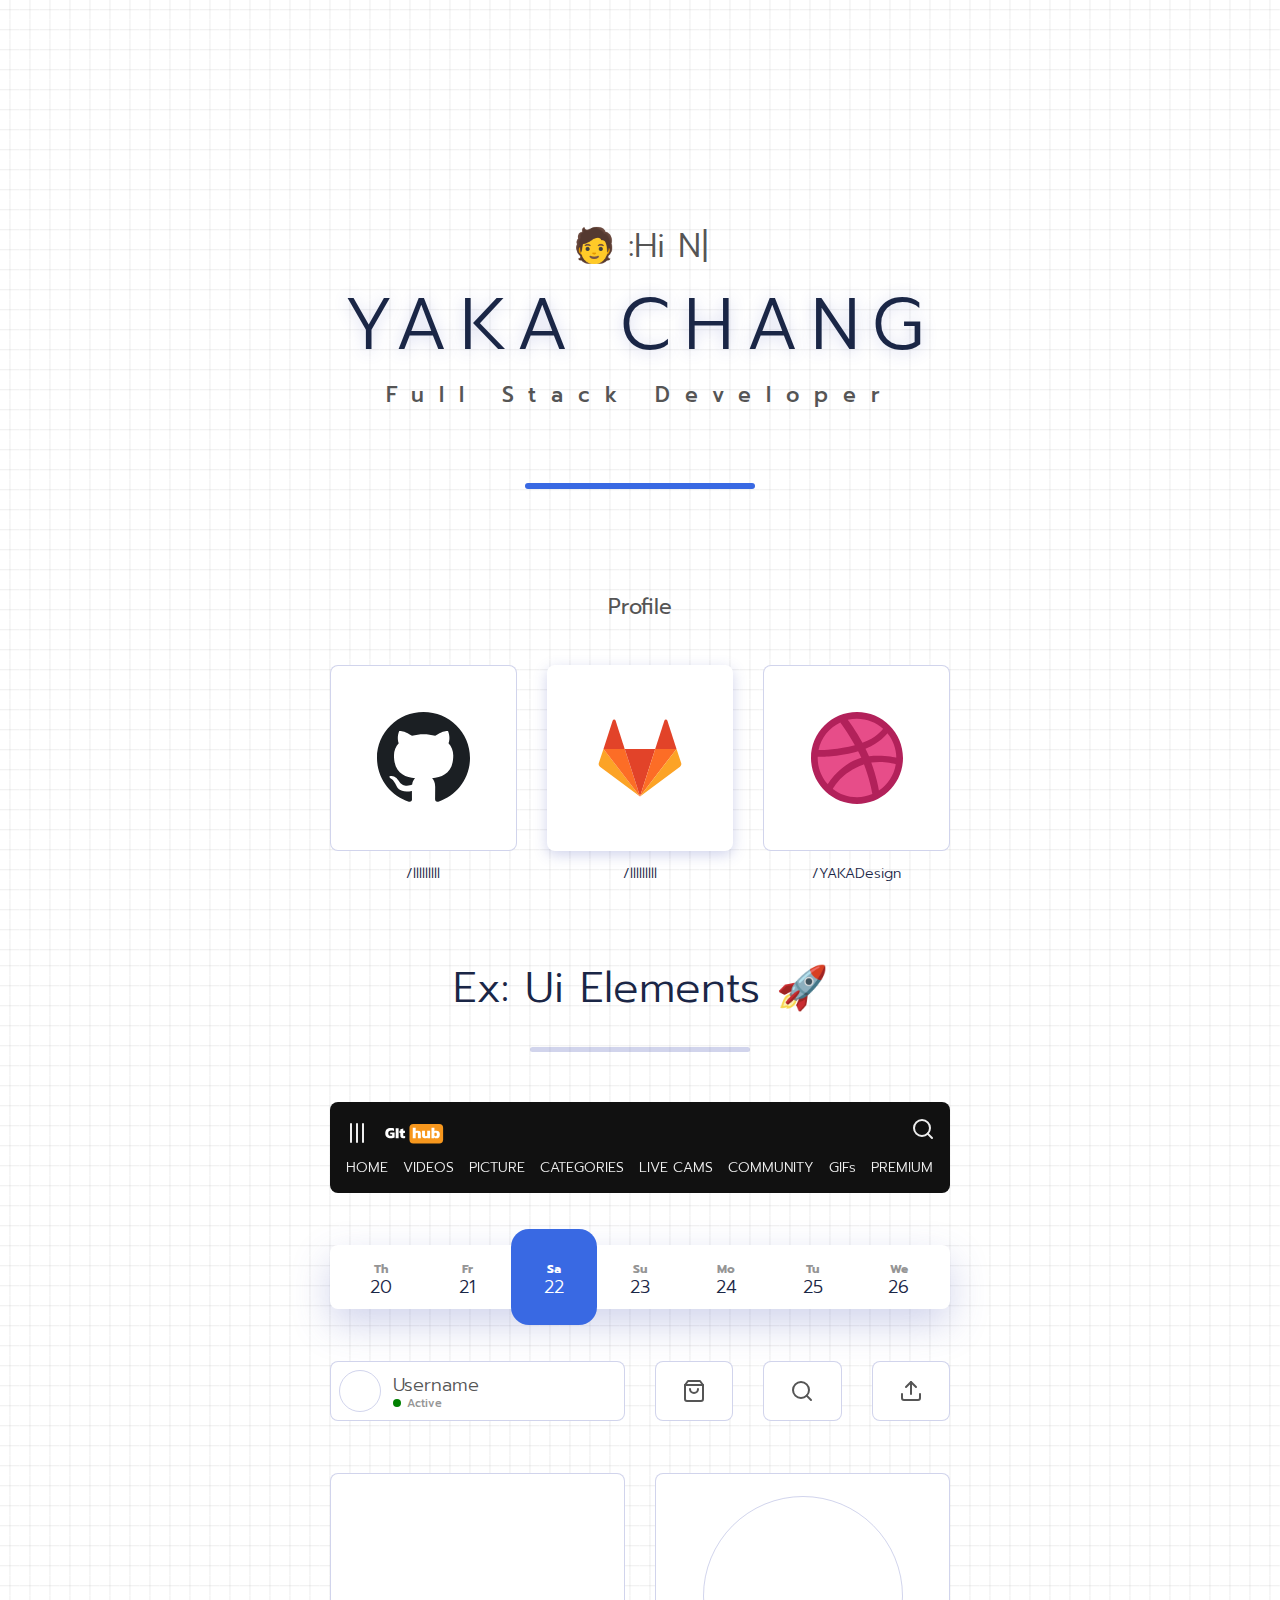
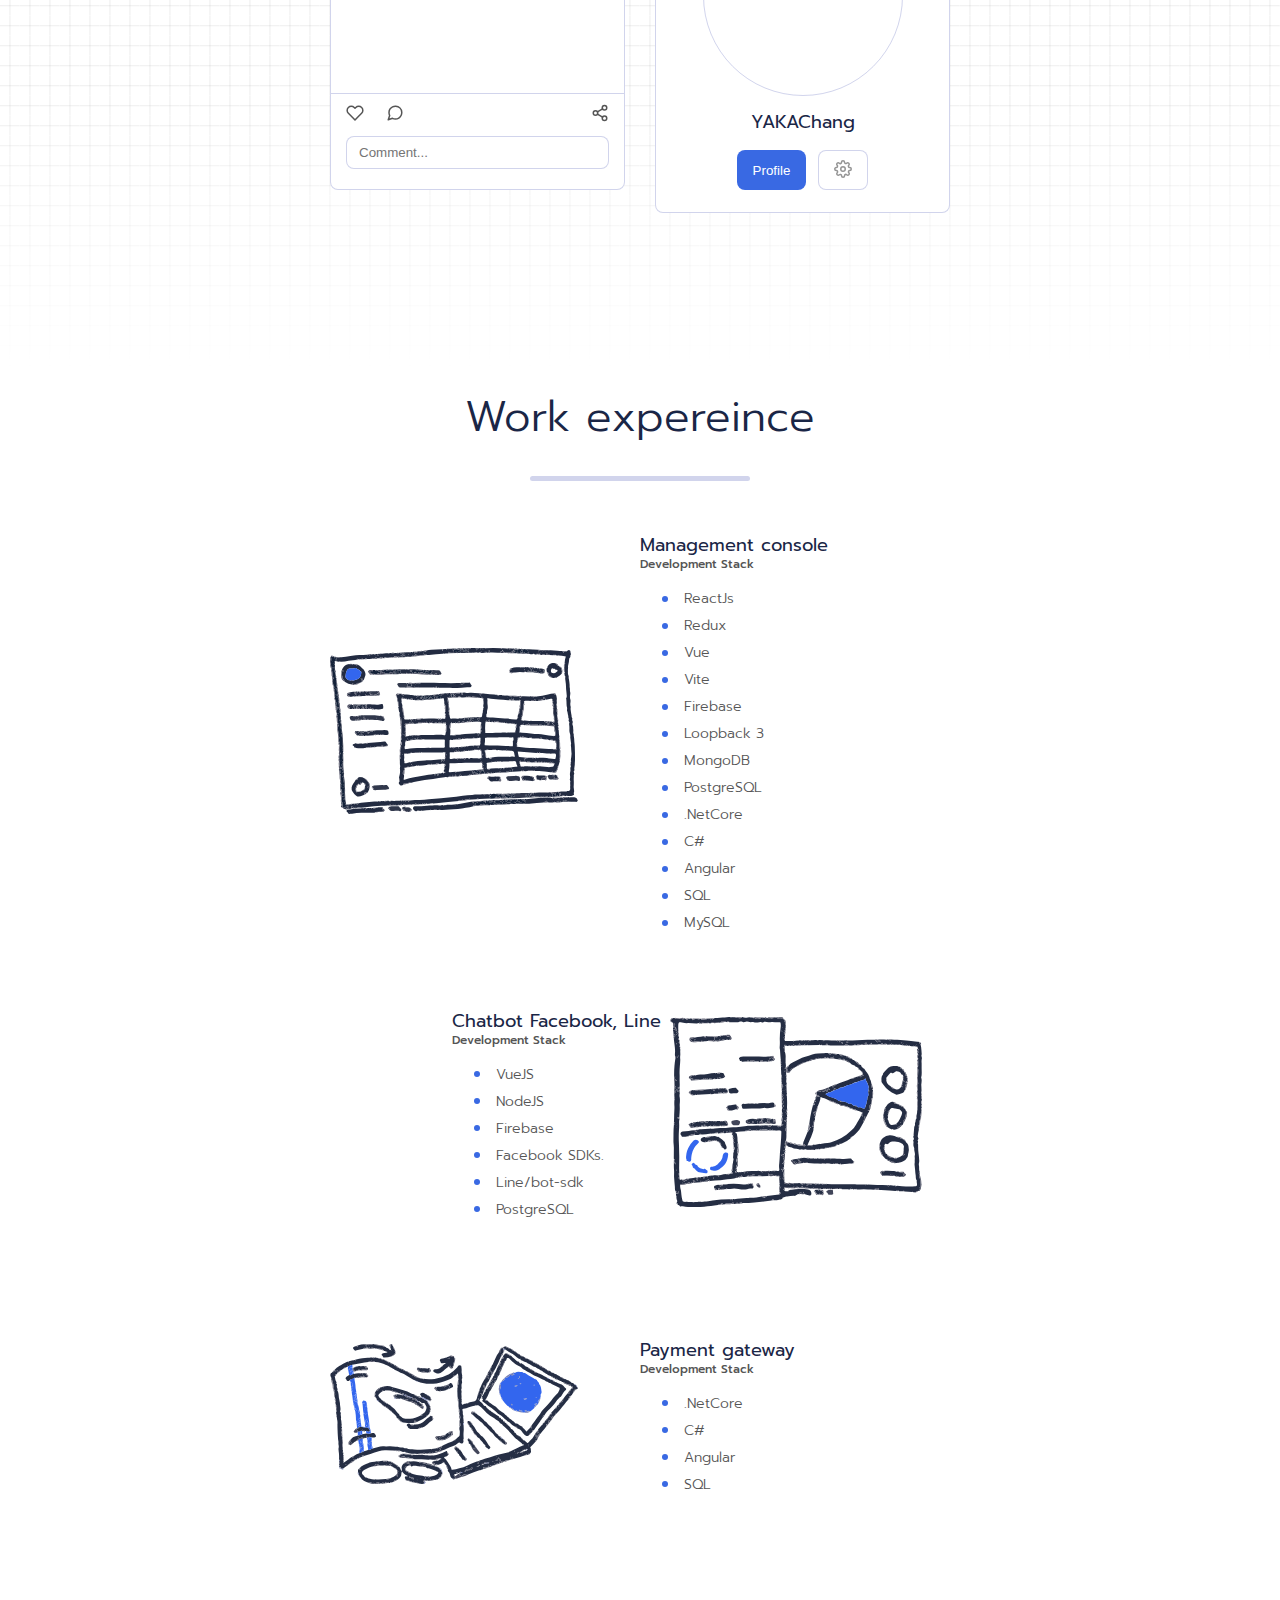
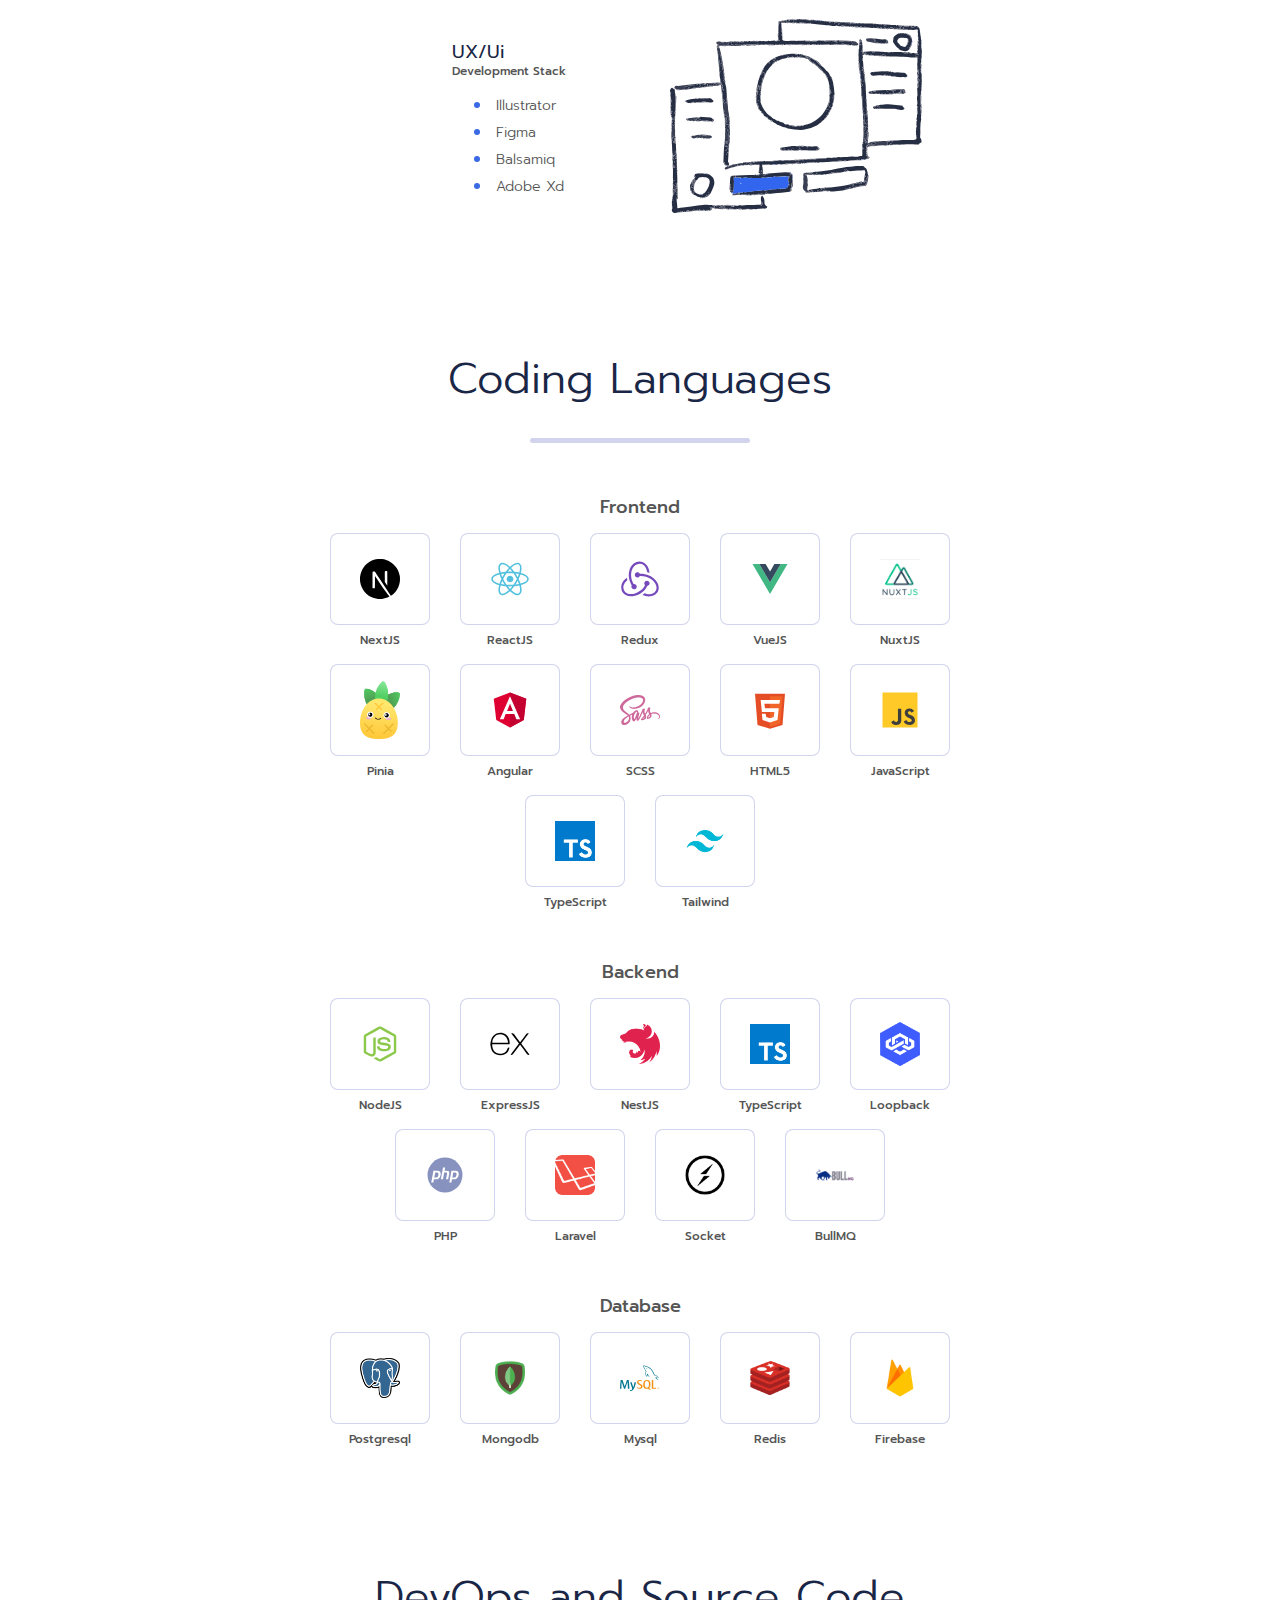
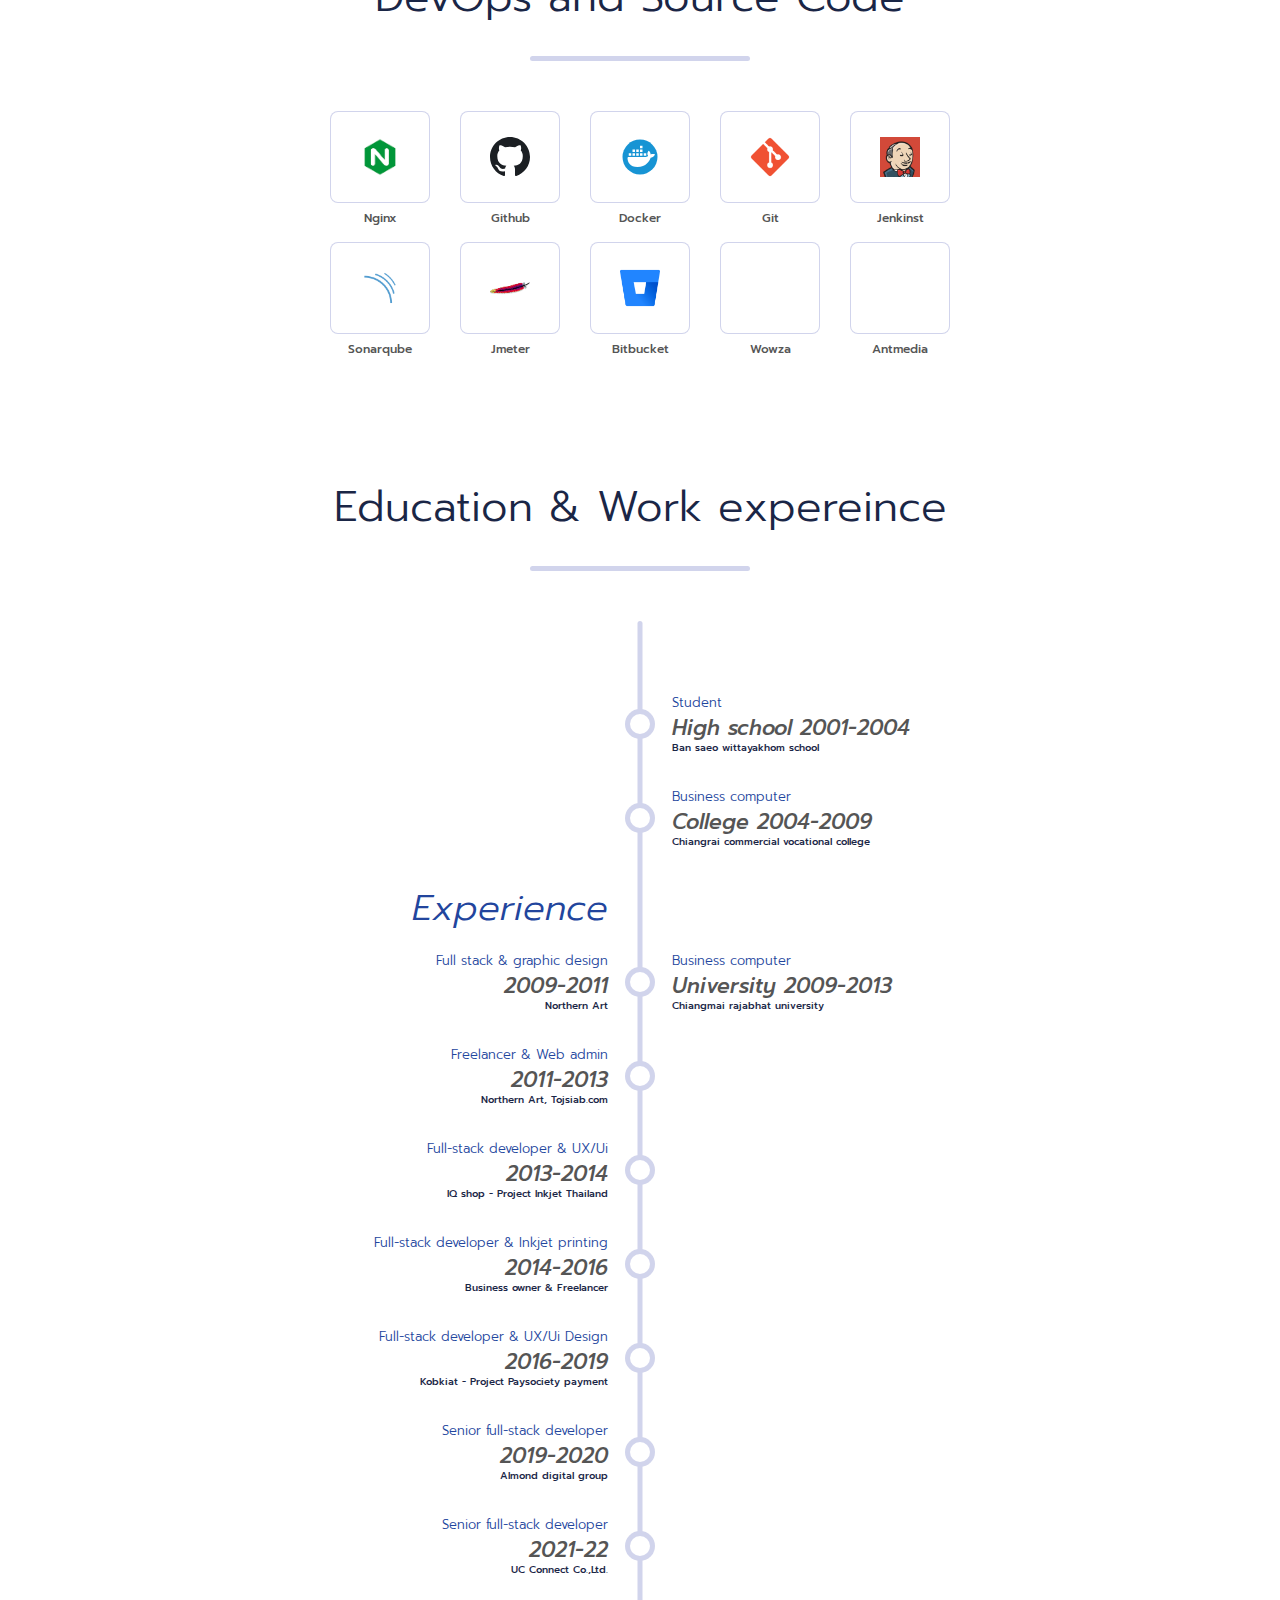
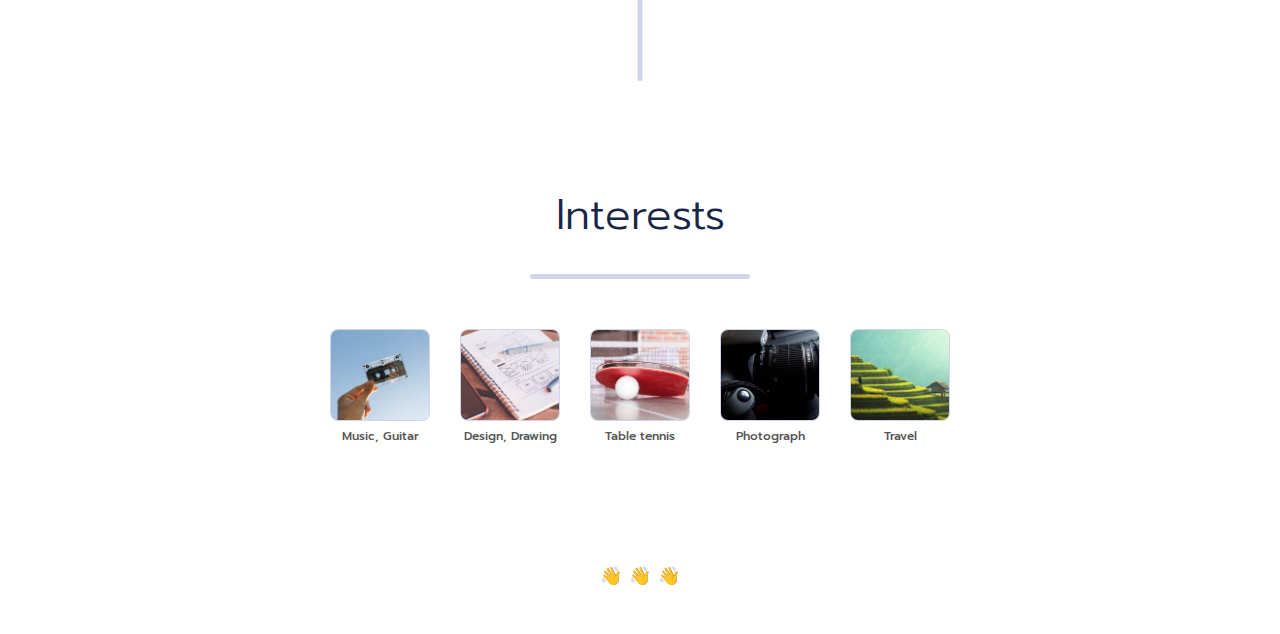
<file: index.html>
<!DOCTYPE html>
<html lang="en">
  <head>
    <meta charset="UTF-8" />
    <!-- <link rel="icon" type="image/svg+xml" href="/src/favicon.svg" /> -->
    <link rel="icon" href="/favicon.ico"/>
    <meta name="viewport" content="width=device-width, initial-scale=1.0" />
    <meta name="theme-color" content="#3366ee"/><meta name="description" content="Web site created using create-react-app"/>
    <link rel="apple-touch-icon" href="/logo.jpg"/>
    <link rel="manifest" href="/manifest.json"/>
    <title>Y Λ K Λ Chang</title>
    <link href="https://fonts.googleapis.com/css2?family=Prompt:ital,wght@0,100;0,300;0,400;0,500;0,600;0,800;1,500&display=swap" rel="stylesheet">
    <script type="module" crossorigin src="/assets/index-9a1e127d.js"></script>
    <link rel="stylesheet" href="/assets/index-c5ddb46f.css">
  </head>
  <body>
    <div id="root"></div>
    
  </body>
</html>
</file>
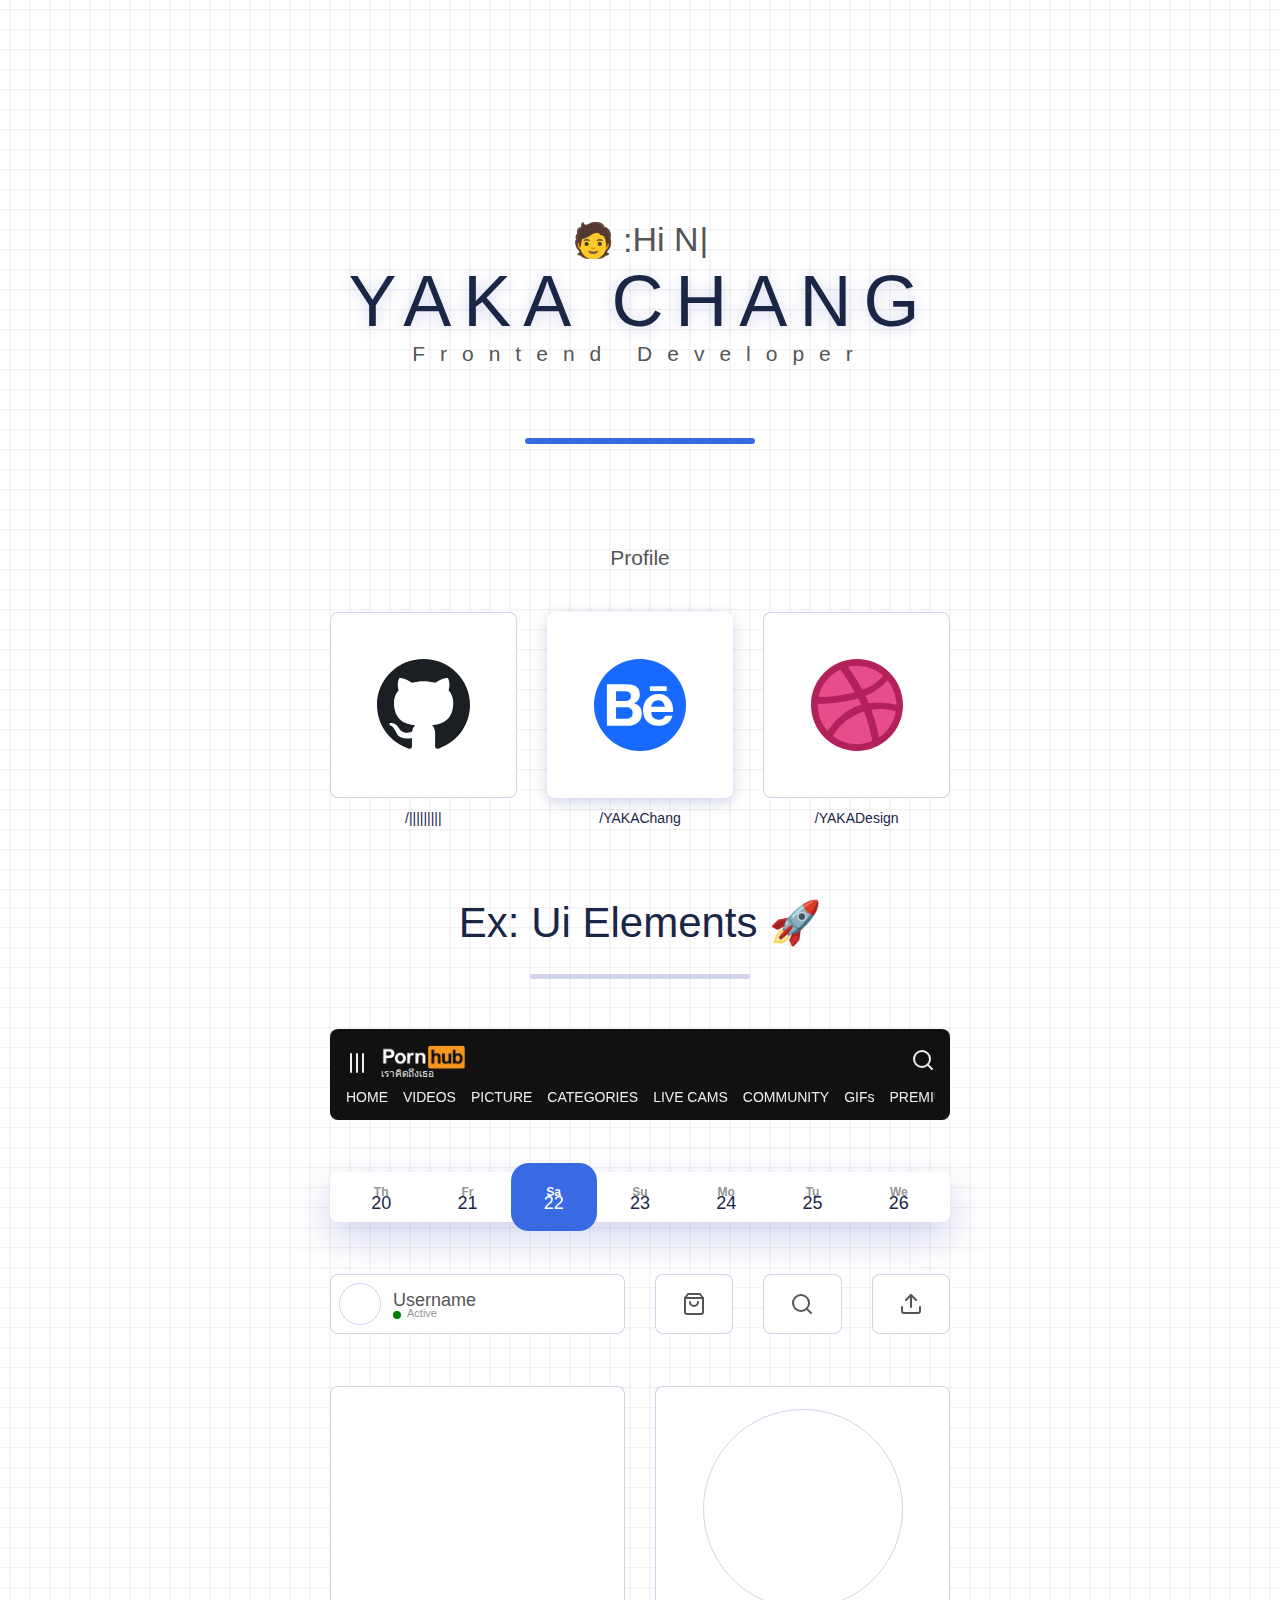
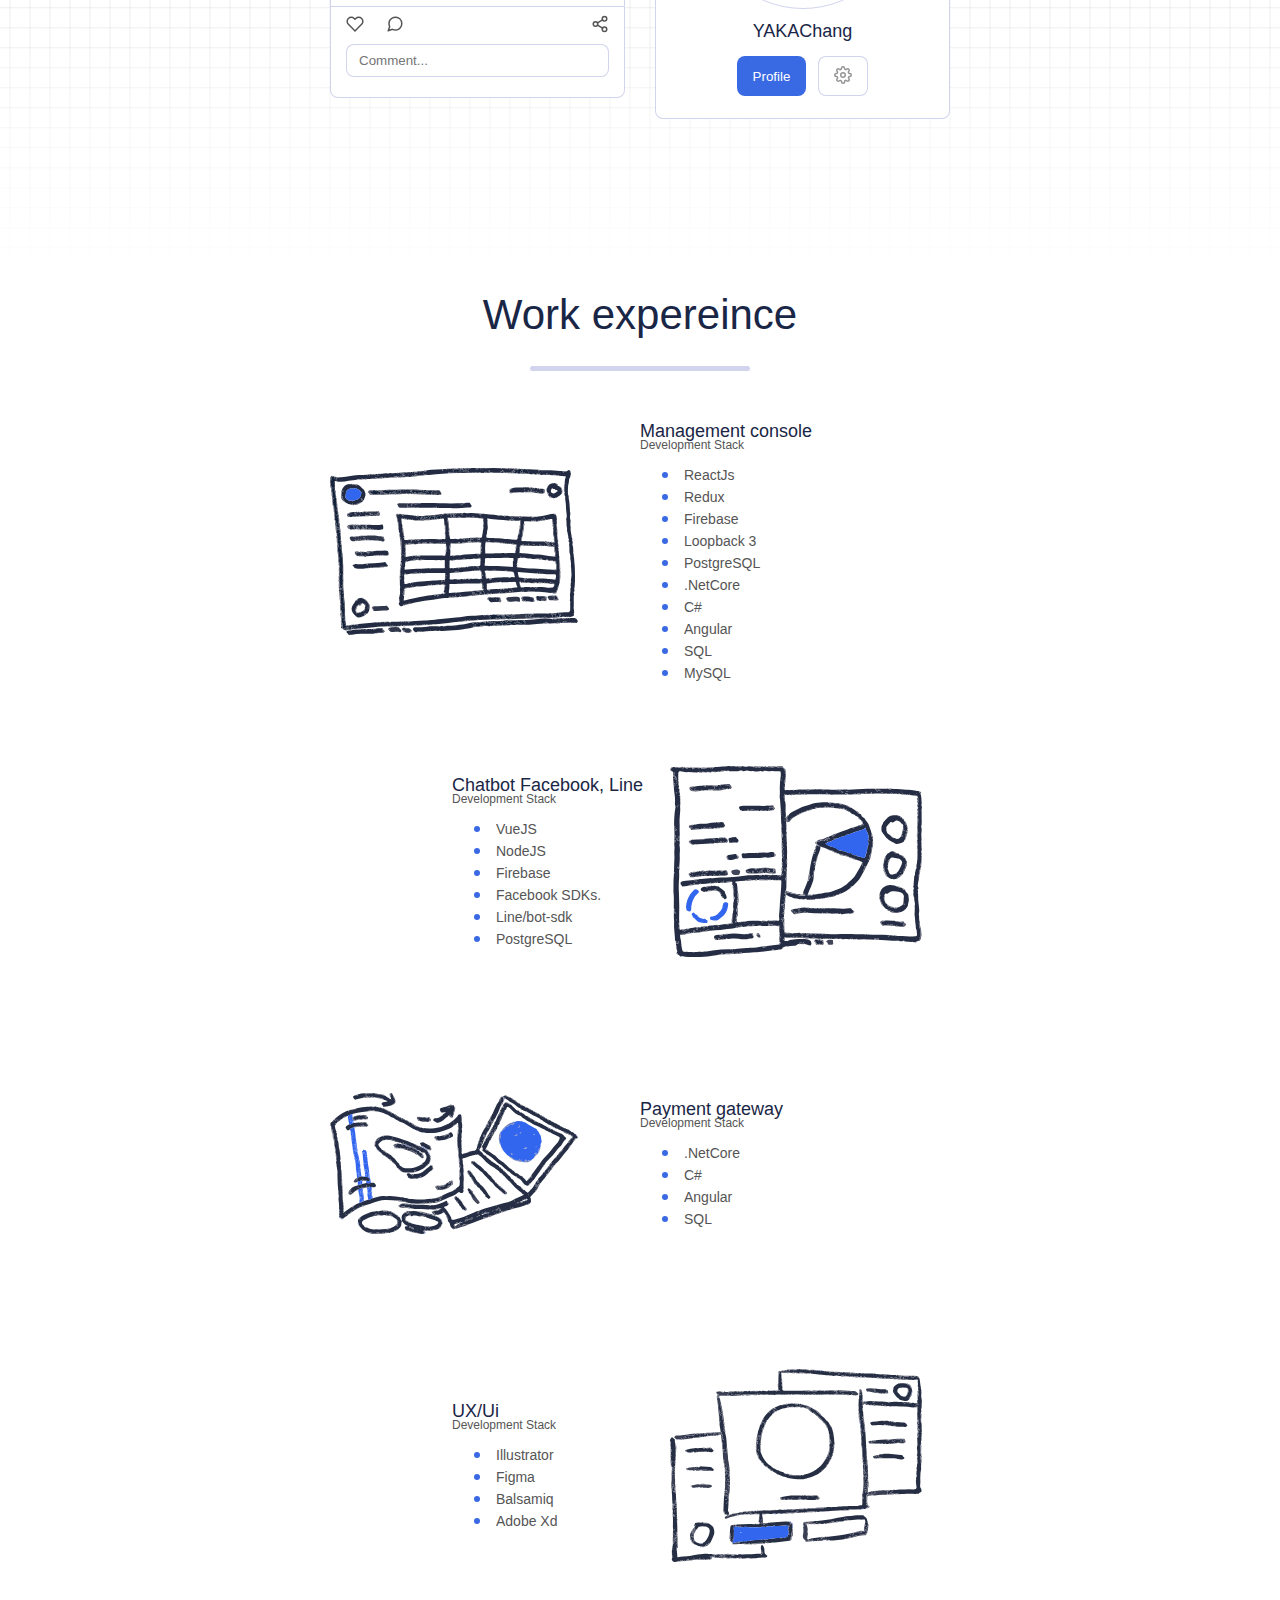
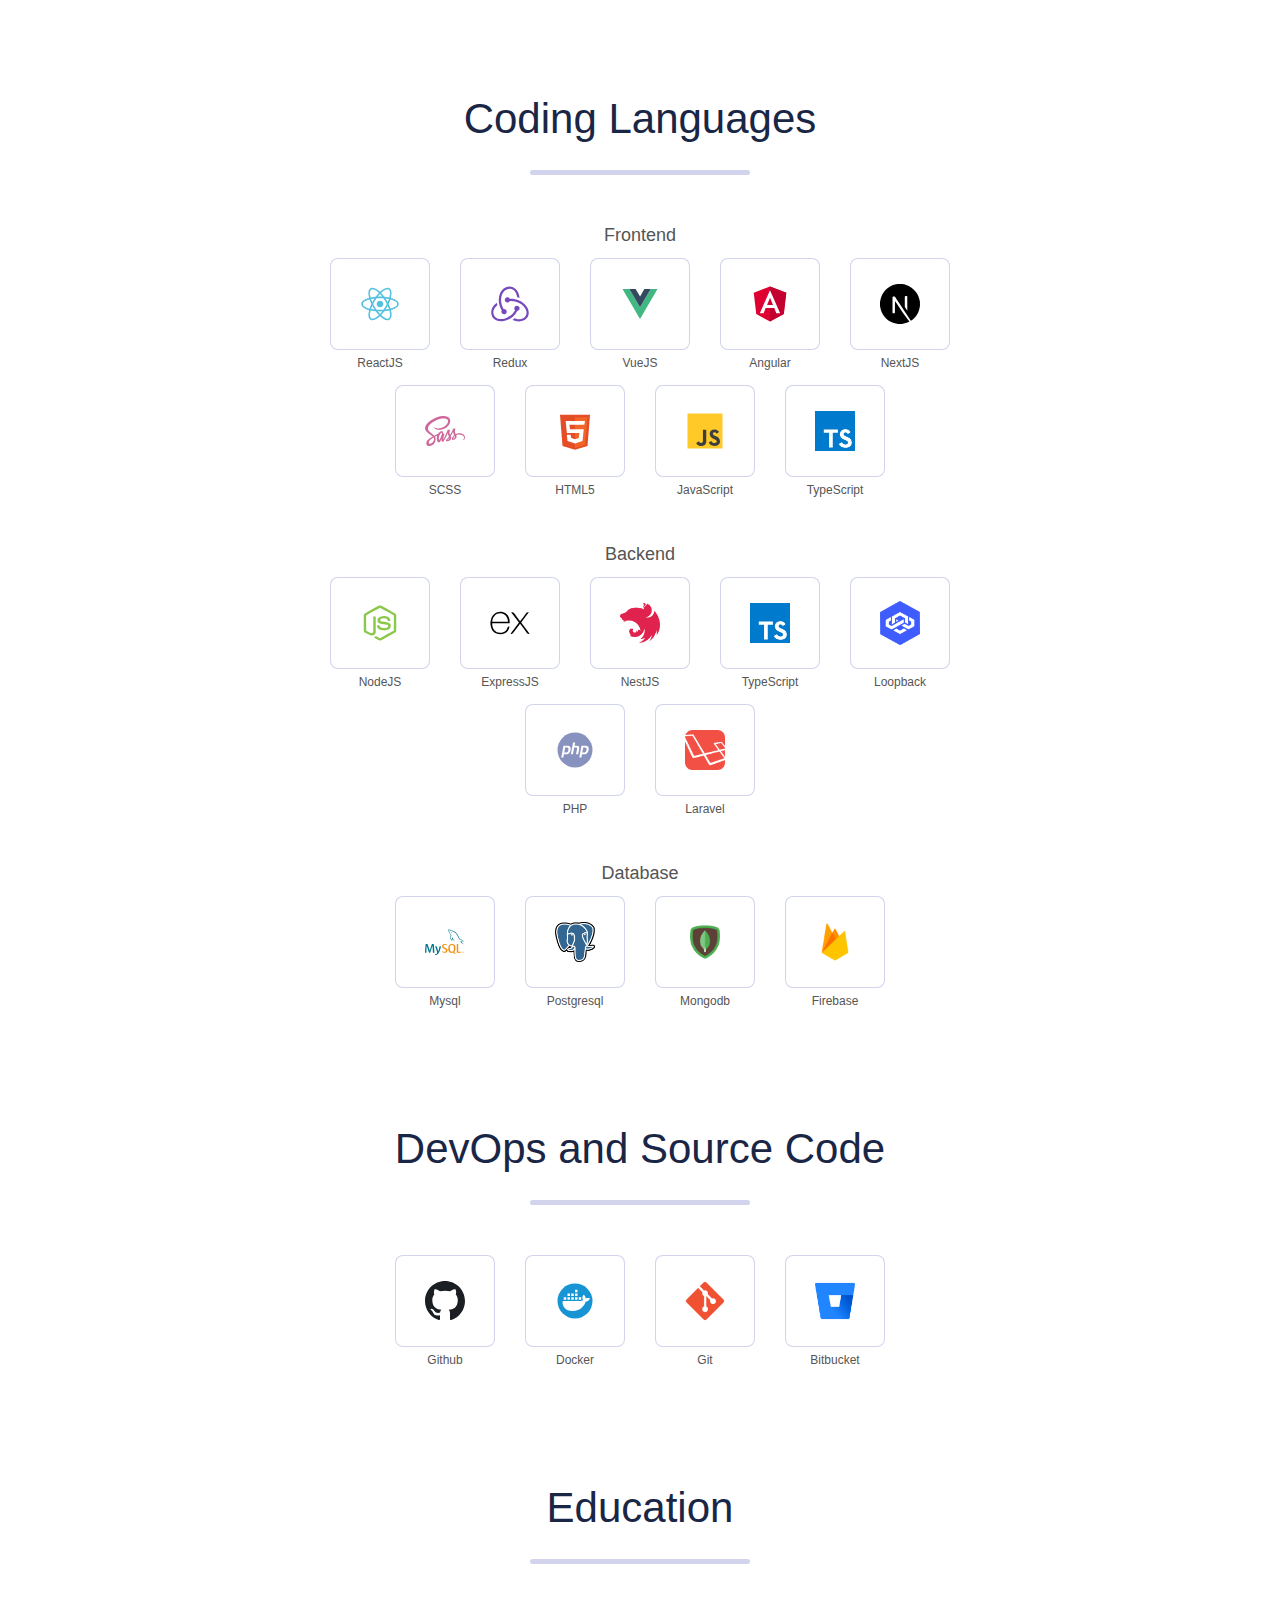
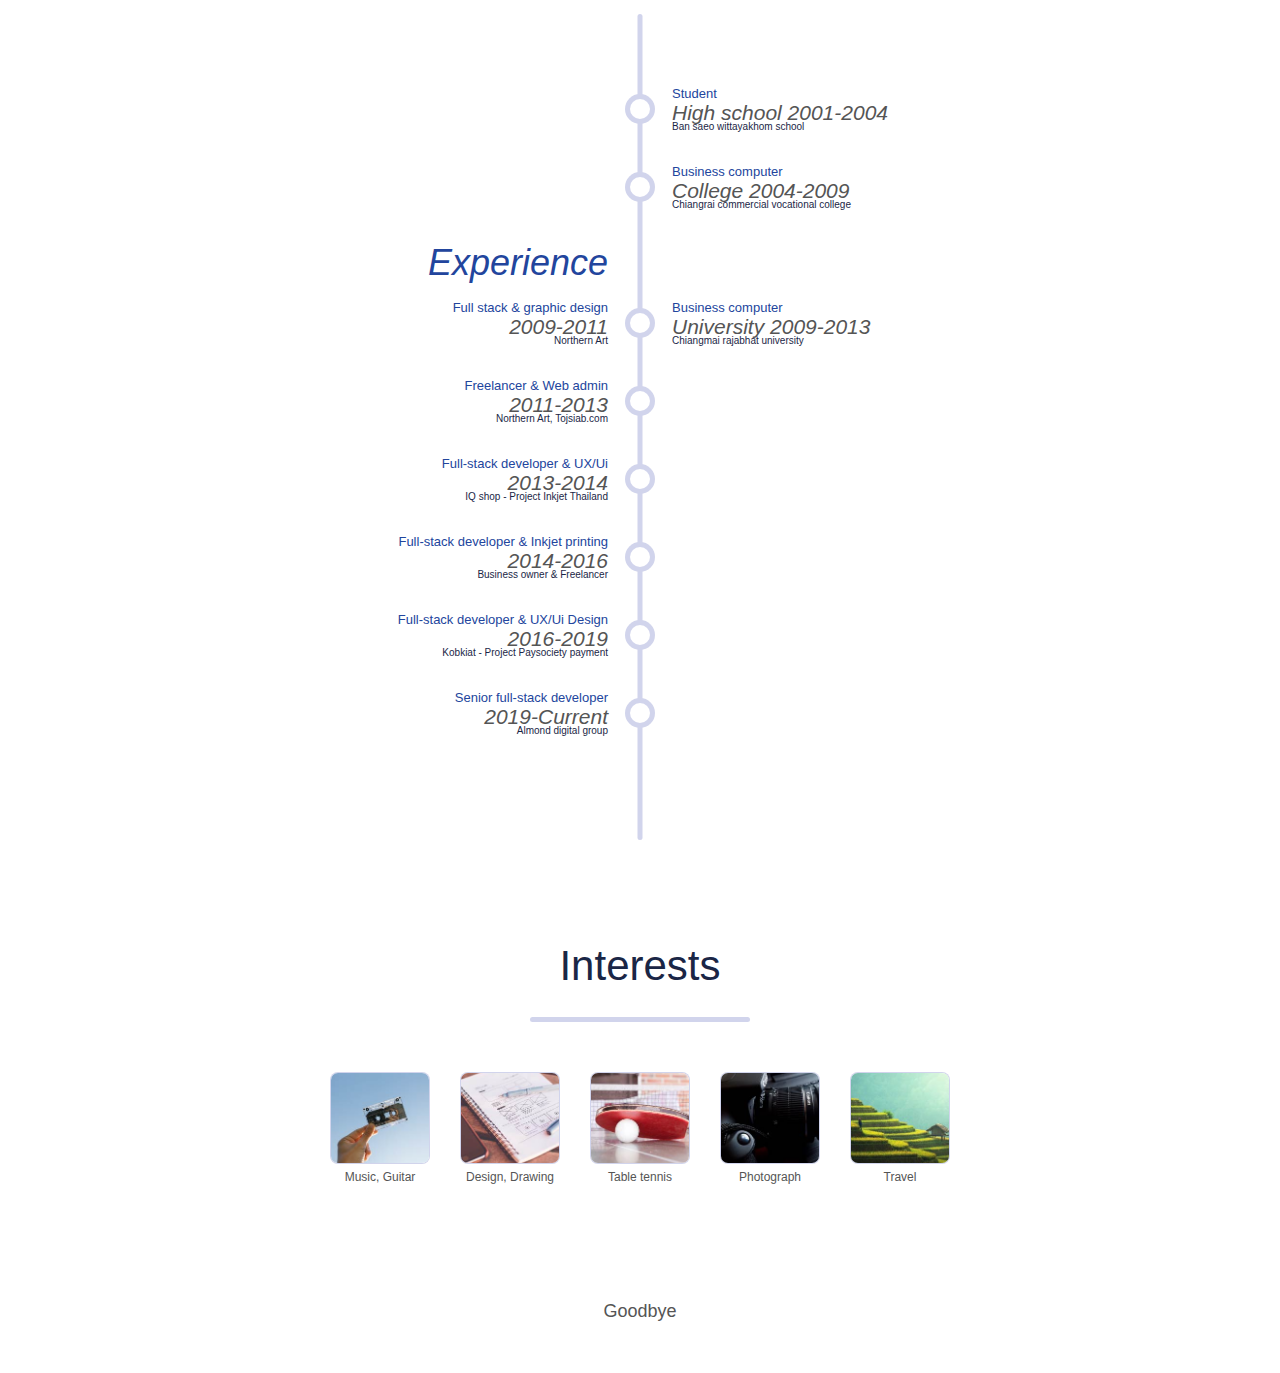
<file: _back/index.html>
<!doctype html><html lang="en"><head><meta charset="utf-8"/><link rel="icon" href="/favicon.ico"/><meta name="viewport" content="width=device-width,initial-scale=1"/><meta name="theme-color" content="#3366ee"/><meta name="description" content="Web site created using create-react-app"/><link rel="apple-touch-icon" href="/logo.jpg"/><link rel="manifest" href="/manifest.json"/><title>Y Λ K Λ Chang</title><link href="/static/css/main.7cb5425c.chunk.css" rel="stylesheet"></head><body><div id="root"></div><script>!function(e){function r(r){for(var n,a,i=r[0],c=r[1],l=r[2],p=0,s=[];p<i.length;p++)a=i[p],Object.prototype.hasOwnProperty.call(o,a)&&o[a]&&s.push(o[a][0]),o[a]=0;for(n in c)Object.prototype.hasOwnProperty.call(c,n)&&(e[n]=c[n]);for(f&&f(r);s.length;)s.shift()();return u.push.apply(u,l||[]),t()}function t(){for(var e,r=0;r<u.length;r++){for(var t=u[r],n=!0,i=1;i<t.length;i++){var c=t[i];0!==o[c]&&(n=!1)}n&&(u.splice(r--,1),e=a(a.s=t[0]))}return e}var n={},o={1:0},u=[];function a(r){if(n[r])return n[r].exports;var t=n[r]={i:r,l:!1,exports:{}};return e[r].call(t.exports,t,t.exports,a),t.l=!0,t.exports}a.e=function(e){var r=[],t=o[e];if(0!==t)if(t)r.push(t[2]);else{var n=new Promise((function(r,n){t=o[e]=[r,n]}));r.push(t[2]=n);var u,i=document.createElement("script");i.charset="utf-8",i.timeout=120,a.nc&&i.setAttribute("nonce",a.nc),i.src=function(e){return a.p+"static/js/"+({}[e]||e)+"."+{3:"cb11dfb6"}[e]+".chunk.js"}(e);var c=new Error;u=function(r){i.onerror=i.onload=null,clearTimeout(l);var t=o[e];if(0!==t){if(t){var n=r&&("load"===r.type?"missing":r.type),u=r&&r.target&&r.target.src;c.message="Loading chunk "+e+" failed.\n("+n+": "+u+")",c.name="ChunkLoadError",c.type=n,c.request=u,t[1](c)}o[e]=void 0}};var l=setTimeout((function(){u({type:"timeout",target:i})}),12e4);i.onerror=i.onload=u,document.head.appendChild(i)}return Promise.all(r)},a.m=e,a.c=n,a.d=function(e,r,t){a.o(e,r)||Object.defineProperty(e,r,{enumerable:!0,get:t})},a.r=function(e){"undefined"!=typeof Symbol&&Symbol.toStringTag&&Object.defineProperty(e,Symbol.toStringTag,{value:"Module"}),Object.defineProperty(e,"__esModule",{value:!0})},a.t=function(e,r){if(1&r&&(e=a(e)),8&r)return e;if(4&r&&"object"==typeof e&&e&&e.__esModule)return e;var t=Object.create(null);if(a.r(t),Object.defineProperty(t,"default",{enumerable:!0,value:e}),2&r&&"string"!=typeof e)for(var n in e)a.d(t,n,function(r){return e[r]}.bind(null,n));return t},a.n=function(e){var r=e&&e.__esModule?function(){return e.default}:function(){return e};return a.d(r,"a",r),r},a.o=function(e,r){return Object.prototype.hasOwnProperty.call(e,r)},a.p="/",a.oe=function(e){throw console.error(e),e};var i=this.webpackJsonpmyapp=this.webpackJsonpmyapp||[],c=i.push.bind(i);i.push=r,i=i.slice();for(var l=0;l<i.length;l++)r(i[l]);var f=c;t()}([])</script><script src="/static/js/2.9e67e95c.chunk.js"></script><script src="/static/js/main.348fbddf.chunk.js"></script></body></html>
</file>
<file: assets/index-c5ddb46f.css>
*, :after, :before {
  margin: 0;
  padding: 0;
  box-sizing: border-box;
}

html, body {
  width: 100%;
  height: 100%;
  margin: 0;
  font-size: 18px;
  font-family: "Prompt", sans-serif;
  -webkit-font-smoothing: antialiased;
  -moz-osx-font-smoothing: grayscale;
  font-weight: 300;
  color: #555;
}

h1, h3 {
  font-weight: 300;
}

h5 {
  font-weight: 500;
}

button {
  border: 1px solid transparent;
  background-color: #3969E3;
  color: #fff;
  padding: 2px 15px;
  height: 40px;
  border-radius: 8px;
}
button.outline {
  background-color: #fff;
  color: #959595;
  border: 1px solid rgba(73, 83, 180, 0.25);
}

input {
  border: 1px solid rgba(73, 83, 180, 0.25);
  border-radius: 8px;
  width: 100%;
  padding: 8px 12px;
}

.mb-1 {
  margin-bottom: 52px !important;
}

.box {
  background: #FFFFFF;
  border-radius: 8px;
  border: 1px solid rgba(73, 83, 180, 0.25);
  transition: 0.2s;
}
.box.shodow, .box:hover {
  border-color: transparent;
  box-shadow: 0px 4px 14px rgba(73, 83, 180, 0.25);
}

.container {
  max-width: 620px;
  margin: 0 auto;
}

section {
  padding: 0 24px;
}

.row {
  display: flex;
  margin: 0 -15px;
  align-items: stretch;
}
.row .col {
  flex: 1;
  padding: 0 15px;
}
.row .col-3 {
  width: 50%;
  padding: 0 15px;
}

h1.title {
  text-align: center;
  font-size: 42px;
  color: #1A2646;
  margin-bottom: 82px;
  position: relative;
}
h1.title::after {
  content: "";
  position: absolute;
  bottom: -32px;
  left: 50%;
  width: 220px;
  border-radius: 3px;
  height: 5px;
  transform: translate(-50%, 0);
  background-color: rgba(73, 83, 180, 0.25);
}

.hi {
  font-size: 34px;
  display: flex;
  text-align: center;
  justify-content: center;
}

.hello {
  min-height: 500px;
  padding: 220px 0 72px 0;
  text-align: center;
  background-image: url("data:image/svg+xml,%3Csvg width='20' height='20' viewBox='0 0 20 20' fill='none' xmlns='http://www.w3.org/2000/svg'%3E%3Cline x1='9.95715' y1='4.37114e-09' x2='9.95715' y2='19.7143' stroke='%23AAAAAA' stroke-width='0.2'/%3E%3Cline y1='9.75715' x2='19.7143' y2='9.75715' stroke='%23AAAAAA' stroke-width='0.2'/%3E%3C/svg%3E");
}
.hello h1 {
  font-size: 72px;
  color: #1A2646;
  letter-spacing: 12px;
  text-shadow: 0px 2px 16px rgba(73, 83, 180, 0.25);
}
.hello h5 {
  font-size: 21px;
  letter-spacing: 15px;
  margin-bottom: 72px;
}
.hello hr {
  max-width: 230px;
  margin: 0 auto;
  height: 6px;
  border: none;
  border-radius: 3px;
  background-color: #3969E3;
  margin-bottom: 102px;
}
.hello .sub-title {
  font-size: 21px;
  margin-bottom: 42px;
  font-weight: 400;
}
.hello .link-profile a {
  text-decoration: none;
  color: #1A2646;
}
.hello .link-profile p {
  font-size: 14px;
}
.hello .link-profile .box {
  display: flex;
  align-items: center;
  justify-content: center;
  height: 186px;
  margin-bottom: 12px;
}
.hello .link-profile .box img {
  width: 50%;
}

.elements {
  min-height: 500px;
  padding-bottom: 120px;
  background: url("/images/linear.png") repeat-x bottom, url("data:image/svg+xml,%3Csvg width='20' height='20' viewBox='0 0 20 20' fill='none' xmlns='http://www.w3.org/2000/svg'%3E%3Cline x1='9.95715' y1='4.37114e-09' x2='9.95715' y2='19.7143' stroke='%23AAAAAA' stroke-width='0.2'/%3E%3Cline y1='9.75715' x2='19.7143' y2='9.75715' stroke='%23AAAAAA' stroke-width='0.2'/%3E%3C/svg%3E");
}
.elements .icon {
  display: flex;
  align-items: center;
  justify-content: center;
  height: 100%;
}

.profile {
  display: flex;
  align-items: center;
  justify-content: center;
  flex-direction: column;
  padding: 22px;
}
.profile > .title {
  margin-bottom: 14px;
  color: #1A2646;
  font-weight: 400;
}
.profile .pic {
  width: 200px;
  height: 200px;
  border-radius: 50%;
  border: 1px solid rgba(73, 83, 180, 0.25);
  overflow: hidden;
  margin-bottom: 12px;
}
.profile .pic img {
  width: 100%;
}
.profile .act {
  display: flex;
  align-items: center;
}
.profile .act button {
  margin: 0 6px;
}

.card {
  overflow: hidden;
}
.card > .pic {
  min-height: 220px;
  border-bottom: 1px solid rgba(73, 83, 180, 0.25);
}
.card > .pic img {
  width: 100%;
}
.card > .tools {
  display: flex;
  padding: 8px 15px 2px 15px;
}
.card > .tools > div {
  cursor: pointer;
}
.card > .tools > div:hover {
  color: #3969E3;
}
.card > .tools .comments {
  margin-left: 22px;
}
.card > .tools .share {
  margin-left: auto;
}
.card > .write {
  padding: 4px 15px 20px 15px;
}

.header {
  background-color: #111;
  color: #eee;
  border-radius: 8px;
  padding: 15px;
}
.header nav {
  width: 100%;
  display: flex;
  align-items: center;
  margin-bottom: 8px;
}
.header nav .logo {
  margin-left: 12px;
}
.header nav .logo .pic {
  height: 26px;
}
.header nav .logo .pic img {
  height: 100%;
}
.header nav .logo .txt {
  margin-top: -4px;
  font-size: 10px;
}
.header nav .src {
  margin-left: auto;
}
.header .menu {
  width: 100%;
}
.header .menu .list {
  font-size: 14px;
}
.header .menu .list::-webkit-scrollbar {
  display: none;
}
.header .menu .list .item {
  margin-right: 15px;
}

.calendar {
  display: flex;
  align-items: center;
  text-align: center;
  background-color: #fff;
  border-radius: 8px;
  padding: 8px;
  box-shadow: 0px 15px 38px rgba(73, 83, 180, 0.25);
}
.calendar .item {
  flex: 1;
}
.calendar .item.active {
  position: relative;
  z-index: 5;
}
.calendar .item.active p, .calendar .item.active span {
  color: #fff;
}
.calendar .item.active::after {
  position: absolute;
  z-index: -1;
  left: 0;
  top: -50%;
  content: "";
  border-radius: 18px;
  width: 100%;
  height: 200%;
  background-color: #3969E3;
}
.calendar .item span {
  font-size: 12px;
  color: #959595;
  font-weight: bold;
}
.calendar .item p {
  margin-top: -8px;
  color: #1A2646;
}

.user {
  padding: 8px;
  display: flex;
  align-items: center;
}
.user > .pic {
  border-radius: 50%;
  border: 1px solid rgba(73, 83, 180, 0.25);
  height: 42px;
  width: 42px;
}
.user > .info {
  margin-left: 12px;
}
.user > .info small {
  color: #959595;
  position: relative;
  font-size: 11px;
  display: block;
  margin-top: -4px;
  font-weight: 500;
  padding-left: 14px;
}
.user > .info small::after {
  position: absolute;
  left: 0;
  top: 4px;
  width: 8px;
  height: 8px;
  border-radius: 50%;
  background-color: green;
  content: "";
}

.expereince {
  margin-bottom: 102px;
}
.expereince .exp-sec {
  display: flex;
  justify-content: center;
  margin-bottom: 52px;
  min-height: 250px;
}
.expereince .exp-sec > div {
  display: flex;
  justify-content: center;
  flex-flow: column;
}
.expereince .exp-sec .exp-l {
  flex: 1;
}
.expereince .exp-sec .exp-l.txt {
  padding-left: 122px;
  width: 340px;
  flex: none;
}
.expereince .exp-sec .exp-r {
  flex: 1;
}
.expereince .exp-sec .exp-r.p img {
  width: 90%;
}
.expereince .exp-sec .title {
  color: #1A2646;
  font-weight: 400;
}
.expereince .exp-sec small {
  display: block;
  margin-top: -4px;
  margin-bottom: 15px;
  font-size: 12px;
  font-weight: 500;
}
.expereince .exp-sec .exp-info {
  margin-left: 22px;
  font-size: 14px;
}
.expereince .exp-sec .exp-info .item {
  position: relative;
  margin-bottom: 6px;
  padding-left: 22px;
}
.expereince .exp-sec .exp-info .item::after {
  content: "";
  position: absolute;
  top: 50%;
  left: 0;
  width: 6px;
  height: 6px;
  border-radius: 3px;
  transform: translate(0, -50%);
  background-color: #3969E3;
}
.expereince .exp-sec .pic img {
  width: 80%;
}

.language {
  margin-bottom: 102px;
}
.language .lan-sec .title {
  text-align: center;
  font-weight: 500;
  margin-bottom: 12px;
}

.items {
  display: flex;
  justify-content: center;
  margin: 0 -15px 32px -15px;
  flex-wrap: wrap;
}
.items .item {
  padding: 0 15px;
  width: 20%;
  margin-bottom: 15px;
}
.items .item .pic {
  display: flex;
  align-items: center;
  justify-content: center;
  margin-bottom: 6px;
  height: 92px;
}
.items .item .pic img {
  width: 40%;
}
.items .item p {
  text-align: center;
  font-size: 12px;
  font-weight: 500;
}

.devops {
  margin-bottom: 102px;
}

.education {
  margin-bottom: 102px;
}
.education .edu-sec {
  position: relative;
  padding: 72px 0;
}
.education .edu-sec::after {
  position: absolute;
  content: "";
  width: 5px;
  height: 100%;
  background-color: rgba(73, 83, 180, 0.25);
  border-radius: 3px;
  left: 50%;
  top: 0;
  transform: translate(-50%);
  z-index: -1;
}
.education .edu-sec .edu-title {
  color: #22459D;
  text-align: right;
  margin-right: 50%;
  margin-bottom: 16px;
  font-style: italic;
  font-weight: bold;
  padding-right: 32px;
}
.education .edu-sec .edu-item {
  position: relative;
  width: 50%;
  text-align: right;
  margin-bottom: 32px;
  padding-right: 32px;
}
.education .edu-sec .edu-item::after {
  content: "";
  position: absolute;
  right: -15px;
  top: 50%;
  background-color: #fff;
  transform: translate(0, -50%);
  width: 30px;
  height: 30px;
  border: 5px solid rgba(73, 83, 180, 0.25);
  border-radius: 50%;
}
.education .edu-sec .edu-item.r {
  text-align: left;
  margin-left: 50%;
  padding-left: 32px;
  padding-right: 0;
}
.education .edu-sec .edu-item.r::after {
  left: -15px;
}
.education .edu-sec .edu-item.lr {
  position: absolute;
  text-align: left;
  margin-left: 50%;
  padding-left: 32px;
}
.education .edu-sec .edu-item.lr::after {
  content: none;
}
.education .edu-sec .edu-item small {
  display: block;
  font-size: 13px;
  color: #22459D;
}
.education .edu-sec .edu-item small.b {
  margin-top: -4px;
  color: #1A2646;
  font-weight: 500;
  font-size: 10px;
}
.education .edu-sec .edu-item p {
  font-size: 21px;
  font-weight: 500;
  font-style: italic;
}

.interests {
  margin-bottom: 102px;
}
.interests .int-sec .pic {
  overflow: hidden;
}
.interests .int-sec .pic img {
  width: 100%;
}

.goodbye {
  min-height: 72px;
  text-align: center;
}@media only screen and (max-width: 620px) {
  html, body {
    font-size: 12px;
  }
  .mb-1 {
    margin-bottom: 34px !important;
  }
  h1.title {
    font-size: 22px;
    margin-bottom: 72px;
  }
  h1.title::after {
    bottom: -26px;
    width: 120px;
  }
  .row {
    margin: 0 -6px;
  }
  .row .col {
    padding: 0 6px;
  }
  .row .col-3 {
    padding: 0 6px;
  }
  .profile {
    padding: 10px 4px;
  }
  .profile .pic {
    width: 72px;
    height: 72px;
  }
  .hi {
    font-size: 18px;
    font-weight: 500;
    margin-bottom: 32px;
  }
  .hello {
    padding: 120px 32px 124px 32px;
  }
  .hello h1 {
    font-size: 34px;
    letter-spacing: 3px;
  }
  .hello h5 {
    font-size: 14px;
    letter-spacing: 6px;
    margin-bottom: 32px;
  }
  .hello .link-profile .box {
    height: 96px;
  }
  .hello hr {
    max-width: 102px;
    margin-bottom: 52px;
  }
  .hello .sub-title {
    font-size: 18px;
    margin-bottom: 22px;
    font-weight: 400;
  }
  .elements {
    min-height: 500px;
    padding-bottom: 124px;
  }
  .calendar .item p {
    margin-top: -4px;
    font-size: 16px;
  }
  .calendar .item span {
    font-size: 12px;
    font-weight: 400;
  }
  .card > .pic {
    min-height: 120px;
  }
  .card > .pic img {
    width: 100%;
  }
  .expereince .exp-sec {
    min-height: auto;
  }
  .expereince .exp-sec small {
    font-size: 8px;
    letter-spacing: 1px;
  }
  .expereince .exp-sec .exp-l.txt {
    padding-left: 0;
    width: auto;
    flex: 1;
  }
  .expereince .exp-sec .exp-info .item {
    margin-bottom: 0;
  }
  .items {
    margin: 0 -15px 32px -15px;
  }
  .items .item {
    padding: 0 15px;
    width: 33.33%;
  }
  .education {
    padding: 0;
  }
  .education .edu-sec .edu-item small {
    font-size: 9px;
  }
  .education .edu-sec .edu-item p {
    font-size: 12px;
  }
  .interests .int-sec .pic img {
    height: 100%;
  }
}
</file>
<file: static/css/main.7cb5425c.chunk.css>
*,:after,:before{margin:0;padding:0;box-sizing:border-box}body,html{width:100%;height:100%;margin:0;font-size:18px;font-family:"Prompt",sans-serif;-webkit-font-smoothing:antialiased;-moz-osx-font-smoothing:grayscale;color:#555}body,h1,h3,html{font-weight:300}h5{font-weight:500}button{border:1px solid transparent;background-color:#3969e3;color:#fff;padding:2px 15px;height:40px;border-radius:8px}button.outline{background-color:#fff;color:#959595}button.outline,input{border:1px solid rgba(73,83,180,.25)}input{border-radius:8px;width:100%;padding:8px 12px}.mb-1{margin-bottom:52px!important}.box{background:#fff;border-radius:8px;border:1px solid rgba(73,83,180,.25);transition:.2s}.box.shodow,.box:hover{border-color:transparent;box-shadow:0 4px 14px rgba(73,83,180,.25)}.container{max-width:620px;margin:0 auto}section{padding:0 24px}.row{display:-webkit-flex;display:flex;margin:0 -15px;-webkit-align-items:stretch;align-items:stretch}.row .col{-webkit-flex:1 1;flex:1 1;padding:0 15px}.row .col-3{width:50%;padding:0 15px}h1.title{text-align:center;font-size:42px;color:#1a2646;margin-bottom:82px;position:relative}h1.title:after{content:"";position:absolute;bottom:-32px;left:50%;width:220px;border-radius:3px;height:5px;-webkit-transform:translate(-50%);transform:translate(-50%);background-color:rgba(73,83,180,.25)}.hi{font-size:34px;display:-webkit-flex;display:flex;-webkit-justify-content:center;justify-content:center}.hello,.hi{text-align:center}.hello{min-height:500px;padding:220px 0 72px;background-image:url("data:image/svg+xml;charset=utf-8,%3Csvg width='20' height='20' fill='none' xmlns='http://www.w3.org/2000/svg'%3E%3Cpath stroke='%23AAA' stroke-width='.2' d='M9.957 0v19.714M0 9.757h19.714'/%3E%3C/svg%3E")}.hello h1{font-size:72px;color:#1a2646;letter-spacing:12px;text-shadow:0 2px 16px rgba(73,83,180,.25)}.hello h5{font-size:21px;letter-spacing:15px;margin-bottom:72px}.hello hr{max-width:230px;height:6px;border:none;border-radius:3px;background-color:#3969e3;margin:0 auto 102px}.hello .sub-title{font-size:21px;margin-bottom:42px;font-weight:400}.hello .link-profile a{text-decoration:none;color:#1a2646}.hello .link-profile p{font-size:14px}.hello .link-profile .box{display:-webkit-flex;display:flex;-webkit-align-items:center;align-items:center;-webkit-justify-content:center;justify-content:center;height:186px;margin-bottom:12px}.hello .link-profile .box img{width:50%}.elements{min-height:500px;padding-bottom:120px;background:url([data-uri]) repeat-x bottom,url("data:image/svg+xml;charset=utf-8,%3Csvg width='20' height='20' fill='none' xmlns='http://www.w3.org/2000/svg'%3E%3Cpath stroke='%23AAA' stroke-width='.2' d='M9.957 0v19.714M0 9.757h19.714'/%3E%3C/svg%3E")}.elements .icon{height:100%}.elements .icon,.profile{display:-webkit-flex;display:flex;-webkit-align-items:center;align-items:center;-webkit-justify-content:center;justify-content:center}.profile{-webkit-flex-direction:column;flex-direction:column;padding:22px}.profile>.title{margin-bottom:14px;color:#1a2646;font-weight:400}.profile .pic{width:200px;height:200px;border-radius:50%;border:1px solid rgba(73,83,180,.25);overflow:hidden;margin-bottom:12px}.profile .pic img{width:100%}.profile .act{display:-webkit-flex;display:flex;-webkit-align-items:center;align-items:center}.profile .act button{margin:0 6px}.card{overflow:hidden}.card>.pic{min-height:220px;border-bottom:1px solid rgba(73,83,180,.25)}.card>.pic img{width:100%}.card>.tools{display:-webkit-flex;display:flex;padding:8px 15px 2px}.card>.tools>div{cursor:pointer}.card>.tools>div:hover{color:#3969e3}.card>.tools .comments{margin-left:22px}.card>.tools .share{margin-left:auto}.card>.write{padding:4px 15px 20px}.header{background-color:#111;color:#eee;border-radius:8px;padding:15px}.header nav{width:100%;display:-webkit-flex;display:flex;-webkit-align-items:center;align-items:center;margin-bottom:8px}.header nav .logo{margin-left:12px}.header nav .logo .pic{height:26px}.header nav .logo .pic img{height:100%}.header nav .logo .txt{margin-top:-4px;font-size:10px}.header nav .src{margin-left:auto}.header .menu{width:100%}.header .menu .list{font-size:14px}.header .menu .list::-webkit-scrollbar{display:none}.header .menu .list .item{margin-right:15px}.calendar{display:-webkit-flex;display:flex;-webkit-align-items:center;align-items:center;text-align:center;background-color:#fff;border-radius:8px;padding:8px;box-shadow:0 15px 38px rgba(73,83,180,.25)}.calendar .item{-webkit-flex:1 1;flex:1 1}.calendar .item.active{position:relative;z-index:5}.calendar .item.active p,.calendar .item.active span{color:#fff}.calendar .item.active:after{position:absolute;z-index:-1;left:0;top:-50%;content:"";border-radius:18px;width:100%;height:200%;background-color:#3969e3}.calendar .item span{font-size:12px;color:#959595;font-weight:700}.calendar .item p{margin-top:-8px;color:#1a2646}.user{padding:8px;display:-webkit-flex;display:flex;-webkit-align-items:center;align-items:center}.user>.pic{border-radius:50%;border:1px solid rgba(73,83,180,.25);height:42px;width:42px}.user>.info{margin-left:12px}.user>.info small{color:#959595;position:relative;font-size:11px;display:block;margin-top:-4px;font-weight:500;padding-left:14px}.user>.info small:after{position:absolute;left:0;top:4px;width:8px;height:8px;border-radius:50%;background-color:green;content:""}.expereince{margin-bottom:102px}.expereince .exp-sec{margin-bottom:52px;min-height:250px}.expereince .exp-sec,.expereince .exp-sec>div{display:-webkit-flex;display:flex;-webkit-justify-content:center;justify-content:center}.expereince .exp-sec>div{-webkit-flex-flow:column;flex-flow:column}.expereince .exp-sec .exp-l{-webkit-flex:1 1;flex:1 1}.expereince .exp-sec .exp-l.txt{padding-left:122px;width:340px;-webkit-flex:none;flex:none}.expereince .exp-sec .exp-r{-webkit-flex:1 1;flex:1 1}.expereince .exp-sec .exp-r.p img{width:90%}.expereince .exp-sec .title{color:#1a2646;font-weight:400}.expereince .exp-sec small{display:block;margin-top:-4px;margin-bottom:15px;font-size:12px;font-weight:500}.expereince .exp-sec .exp-info{margin-left:22px;font-size:14px}.expereince .exp-sec .exp-info .item{position:relative;margin-bottom:6px;padding-left:22px}.expereince .exp-sec .exp-info .item:after{content:"";position:absolute;top:50%;left:0;width:6px;height:6px;border-radius:3px;-webkit-transform:translateY(-50%);transform:translateY(-50%);background-color:#3969e3}.expereince .exp-sec .pic img{width:80%}.language{margin-bottom:102px}.language .lan-sec .title{text-align:center;font-weight:500;margin-bottom:12px}.items{display:-webkit-flex;display:flex;-webkit-justify-content:center;justify-content:center;margin:0 -15px 32px;-webkit-flex-wrap:wrap;flex-wrap:wrap}.items .item{padding:0 15px;width:20%;margin-bottom:15px}.items .item .pic{display:-webkit-flex;display:flex;-webkit-align-items:center;align-items:center;-webkit-justify-content:center;justify-content:center;margin-bottom:6px;height:92px}.items .item .pic img{width:40%}.items .item p{text-align:center;font-size:12px;font-weight:500}.devops,.education{margin-bottom:102px}.education .edu-sec{position:relative;padding:72px 0}.education .edu-sec:after{position:absolute;content:"";width:5px;height:100%;background-color:rgba(73,83,180,.25);border-radius:3px;left:50%;top:0;-webkit-transform:translate(-50%);transform:translate(-50%);z-index:-1}.education .edu-sec .edu-title{color:#22459d;text-align:right;margin-right:50%;margin-bottom:16px;font-style:italic;font-weight:700;padding-right:32px}.education .edu-sec .edu-item{position:relative;width:50%;text-align:right;margin-bottom:32px;padding-right:32px}.education .edu-sec .edu-item:after{content:"";position:absolute;right:-15px;top:50%;background-color:#fff;-webkit-transform:translateY(-50%);transform:translateY(-50%);width:30px;height:30px;border:5px solid rgba(73,83,180,.25);border-radius:50%}.education .edu-sec .edu-item.r{text-align:left;margin-left:50%;padding-left:32px;padding-right:0}.education .edu-sec .edu-item.r:after{left:-15px}.education .edu-sec .edu-item.lr{position:absolute;text-align:left;margin-left:50%;padding-left:32px}.education .edu-sec .edu-item.lr:after{content:none}.education .edu-sec .edu-item small{display:block;font-size:13px;color:#22459d}.education .edu-sec .edu-item small.b{margin-top:-4px;color:#1a2646;font-weight:500;font-size:10px}.education .edu-sec .edu-item p{font-size:21px;font-weight:500;font-style:italic}.interests{margin-bottom:102px}.interests .int-sec .pic{overflow:hidden}.interests .int-sec .pic img{width:100%}.goodbye{min-height:72px;text-align:center}@media only screen and (max-width:620px){body,html{font-size:12px}.mb-1{margin-bottom:34px!important}h1.title{font-size:22px;margin-bottom:72px}h1.title:after{bottom:-26px;width:120px}.row{margin:0 -6px}.row .col,.row .col-3{padding:0 6px}.profile{padding:10px 4px}.profile .pic{width:72px;height:72px}.hi{font-size:18px;font-weight:500;margin-bottom:32px}.hello{padding:120px 32px 124px}.hello h1{font-size:34px;letter-spacing:3px}.hello h5{font-size:14px;letter-spacing:6px;margin-bottom:32px}.hello .link-profile .box{height:96px}.hello hr{max-width:102px;margin-bottom:52px}.hello .sub-title{font-size:18px;margin-bottom:22px;font-weight:400}.elements{min-height:500px;padding-bottom:124px}.calendar .item p{margin-top:-4px;font-size:16px}.calendar .item span{font-size:12px;font-weight:400}.card>.pic{min-height:120px}.card>.pic img{width:100%}.expereince .exp-sec{min-height:auto}.expereince .exp-sec small{font-size:8px;letter-spacing:1px}.expereince .exp-sec .exp-l.txt{padding-left:0;width:auto;-webkit-flex:1 1;flex:1 1}.expereince .exp-sec .exp-info .item{margin-bottom:0}.items{margin:0 -15px 32px}.items .item{padding:0 15px;width:33.33%}.education{padding:0}.education .edu-sec .edu-item small{font-size:9px}.education .edu-sec .edu-item p{font-size:12px}.interests .int-sec .pic img{height:100%}}
/*# sourceMappingURL=main.7cb5425c.chunk.css.map */
</file>
